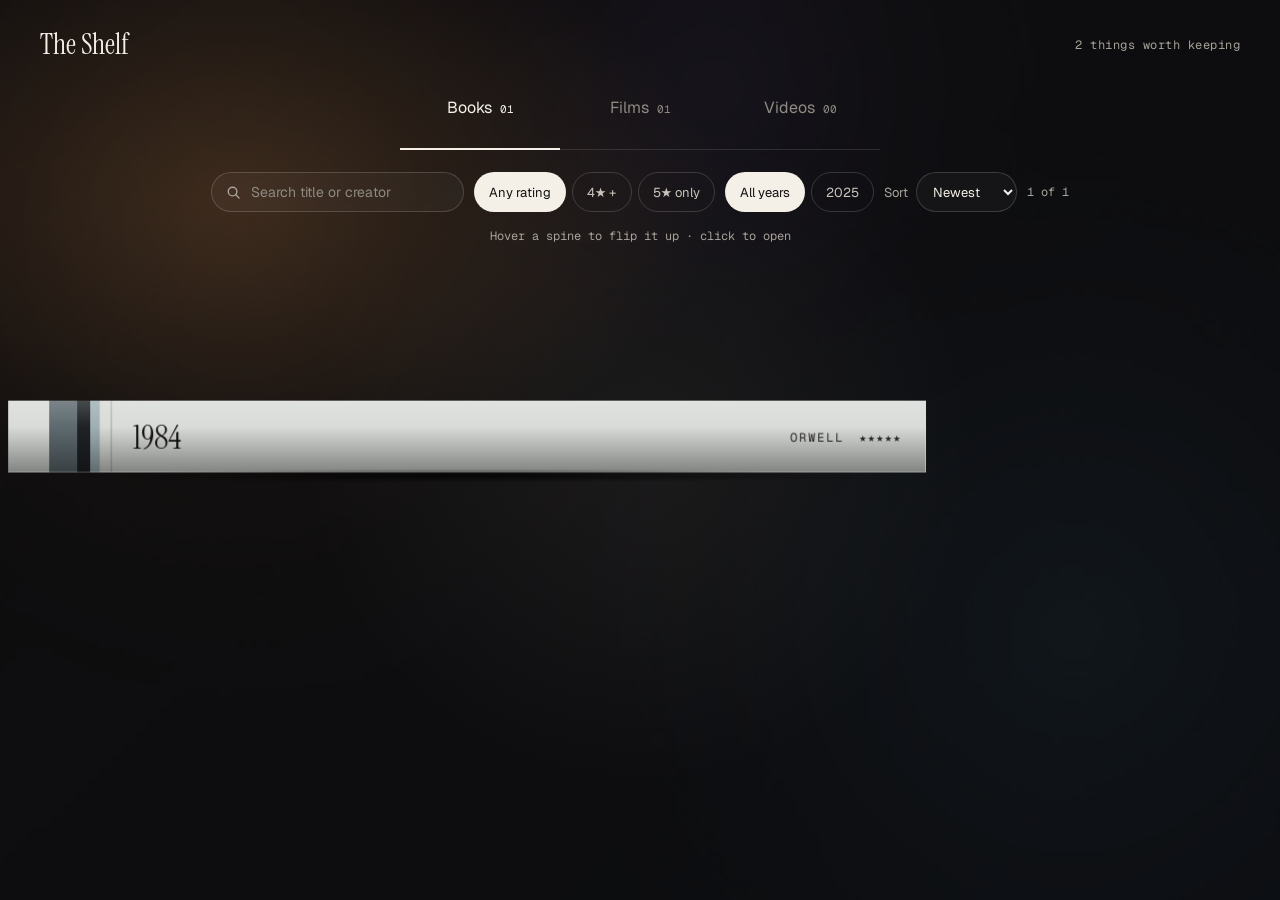
<file: index.html>
<!doctype html>
<html lang="en">
<head>
<meta charset="utf-8">
<meta name="viewport" content="width=device-width, initial-scale=1">
<title>The Shelf</title>
<meta name="description" content="Books I read, films I watched, videos I loved.">
<link rel="preconnect" href="https://fonts.googleapis.com">
<link rel="preconnect" href="https://fonts.gstatic.com" crossorigin>
<link rel="stylesheet" href="https://fonts.googleapis.com/css2?family=Geist:wght@400;500;600&family=Geist+Mono:wght@400;500&family=Instrument+Serif:ital@0;1&family=Permanent+Marker&display=swap">
<link rel="stylesheet" href="styles.css">
</head>
<body data-tab="books">
<div class="bg" id="bg" aria-hidden="true"></div>
<div class="bg-dim" aria-hidden="true"></div>
<div class="amb amb-books" aria-hidden="true"></div>
<div class="amb amb-films" aria-hidden="true"></div>
<div class="amb amb-videos" aria-hidden="true"></div>
<div class="spot" aria-hidden="true"></div>

<div class="page">
  <header class="topbar">
    <a class="mark" id="siteTitle" href="#books">The Shelf</a>
    <span class="meta" id="meta"></span>
  </header>

  <nav class="tabs" id="tabs" aria-label="What to show">
    <button class="tab" type="button" data-tab="books"><span>Books</span><span class="tab-n" data-count="books">00</span></button>
    <button class="tab" type="button" data-tab="films"><span>Films</span><span class="tab-n" data-count="films">00</span></button>
    <button class="tab" type="button" data-tab="videos"><span>Videos</span><span class="tab-n" data-count="videos">00</span></button>
    <span class="tab-ind" id="tabInd"></span>
  </nav>

  <div class="filters">
    <label class="search">
      <svg width="15" height="15" viewBox="0 0 16 16" aria-hidden="true"><circle cx="7" cy="7" r="4.6" fill="none" stroke="currentColor" stroke-width="1.5"/><path d="M10.5 10.5L14 14" stroke="currentColor" stroke-width="1.5" stroke-linecap="round"/></svg>
      <input id="search" type="search" placeholder="Search title or creator" aria-label="Search title or creator" autocomplete="off">
    </label>
    <div class="chips" id="rateChips" role="group" aria-label="Rating">
      <button class="chip on" type="button" data-min="0" aria-pressed="true">Any rating</button>
      <button class="chip" type="button" data-min="4" aria-pressed="false">4★ +</button>
      <button class="chip" type="button" data-min="5" aria-pressed="false">5★ only</button>
    </div>
    <div class="chips" id="yearChips" role="group" aria-label="Year"></div>
    <label class="sortl">Sort
      <select id="sort">
        <option value="new">Newest</option>
        <option value="old">Oldest</option>
        <option value="rating">Top rated</option>
        <option value="az">A–Z</option>
      </select>
    </label>
    <span class="count" id="count" aria-live="polite"></span>
  </div>

  <p class="hint"><span class="hint-hover">Hover a spine to flip it up · click to open</span><span class="hint-touch">Tap a spine to flip it up · tap again to open</span></p>

  <main class="stack" id="stack"></main>
</div>

<section class="detail" id="detail" role="dialog" aria-modal="true" aria-labelledby="dTitle" hidden></section>

<noscript><p class="noscript">This shelf needs JavaScript turned on.</p></noscript>
<script src="data.js"></script>
<script src="app.js"></script>
</body>
</html>
</file>
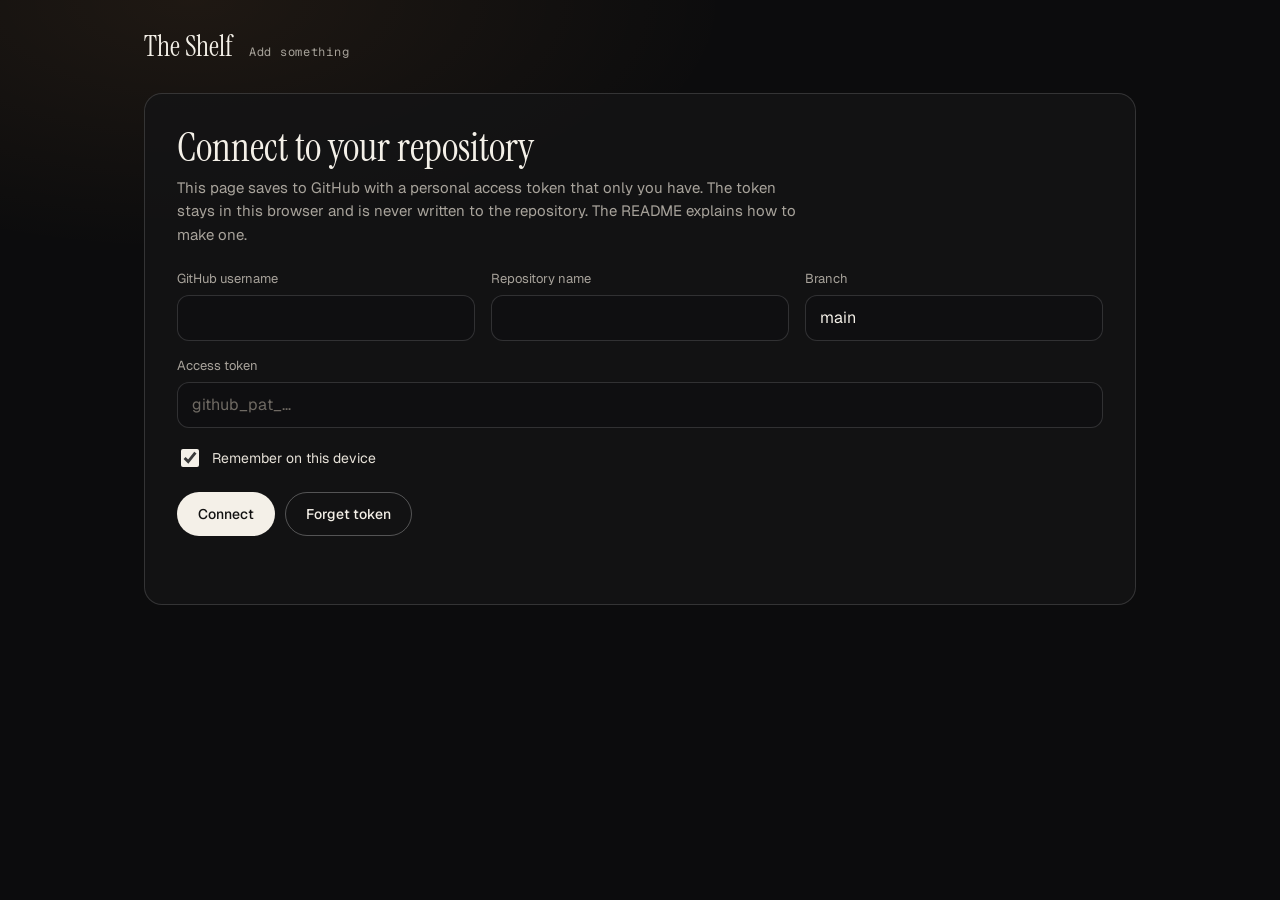
<file: admin.html>
<!doctype html>
<html lang="en">
<head>
<meta charset="utf-8">
<meta name="viewport" content="width=device-width, initial-scale=1">
<meta name="robots" content="noindex, nofollow">
<title>Add to The Shelf</title>
<link rel="preconnect" href="https://fonts.googleapis.com">
<link rel="preconnect" href="https://fonts.gstatic.com" crossorigin>
<link rel="stylesheet" href="https://fonts.googleapis.com/css2?family=Geist:wght@400;500;600&family=Geist+Mono:wght@400;500&family=Instrument+Serif:ital@0;1&display=swap">
<link rel="stylesheet" href="admin.css">
</head>
<body>
<div class="wrap">
  <header class="top">
    <a class="mark" href="./">The Shelf</a>
    <span class="tag">Add something</span>
    <button class="link" id="openSettings" type="button" hidden>Connection</button>
  </header>

  <!-- Step 1: connect (shown until a working token is saved) -->
  <section class="panel" id="settings" hidden aria-labelledby="setH">
    <h1 id="setH">Connect to your repository</h1>
    <p class="note">This page saves to GitHub with a personal access token that only you have. The token stays in this browser and is never written to the repository. The README explains how to make one.</p>
    <div class="grid">
      <label>GitHub username<input id="owner" autocomplete="off" spellcheck="false" autocapitalize="off"></label>
      <label>Repository name<input id="repo" autocomplete="off" spellcheck="false" autocapitalize="off"></label>
      <label>Branch<input id="branch" value="main" autocomplete="off" spellcheck="false" autocapitalize="off"></label>
      <label class="full">Access token<input id="token" type="password" placeholder="github_pat_…" autocomplete="off" spellcheck="false"></label>
    </div>
    <label class="check"><input type="checkbox" id="remember" checked> Remember on this device</label>
    <div class="row">
      <button class="btn primary" id="connect" type="button">Connect</button>
      <button class="btn" id="forget" type="button">Forget token</button>
    </div>
    <p class="status" id="connStatus" role="status" aria-live="polite"></p>
  </section>

  <!-- Step 2: the form -->
  <form class="panel" id="form" hidden novalidate aria-labelledby="formH">
    <h1 id="formH" class="sr">Add to the shelf</h1>
    <p class="conn" id="connLine"></p>
    <div class="seg" role="group" aria-label="What are you adding?">
      <button type="button" class="seg-b on" data-type="books" aria-pressed="true">Book</button>
      <button type="button" class="seg-b" data-type="films" aria-pressed="false">Film</button>
      <button type="button" class="seg-b" data-type="videos" aria-pressed="false">YouTube video</button>
    </div>

    <div class="cols">
      <div class="fields">
        <label data-for="videos">YouTube link<input id="url" type="url" inputmode="url" placeholder="https://www.youtube.com/watch?v=…" autocomplete="off"></label>
        <label>Title<input id="title" autocomplete="off"></label>
        <p class="warn" id="dup" hidden>Already on your shelf. You can still add it again.</p>
        <label data-for="books">Author<input id="author" autocomplete="off"></label>
        <label data-for="films">Director<input id="director" autocomplete="off"></label>
        <label data-for="films">Release year<input id="year" inputmode="numeric" maxlength="4" placeholder="2014" autocomplete="off"></label>
        <label data-for="videos">Channel<input id="channel" autocomplete="off"></label>

        <div class="file" data-for="books films">
          <span class="lab">Cover image</span>
          <label class="drop" id="drop">
            <input type="file" id="cover" accept="image/jpeg,image/png,image/webp">
            <span id="dropText">Choose an image, or drop it here</span>
          </label>
          <span class="hint">JPG, PNG or WebP. It's resized for you.</span>
        </div>

        <label><span id="dateLabel">Finished</span><input id="date" type="month" placeholder="2026-10" autocomplete="off"></label>

        <fieldset class="rating">
          <legend>Rating</legend>
          <label><input type="radio" name="rating" value="0" checked><span>None</span></label>
          <label><input type="radio" name="rating" value="1"><span>1★</span></label>
          <label><input type="radio" name="rating" value="2"><span>2★</span></label>
          <label><input type="radio" name="rating" value="3"><span>3★</span></label>
          <label><input type="radio" name="rating" value="4"><span>4★</span></label>
          <label><input type="radio" name="rating" value="5"><span>5★</span></label>
        </fieldset>

        <label>Your take<textarea id="take" rows="5" placeholder="What stuck with you?"></textarea></label>

        <button class="btn primary big" type="submit" id="save">Add to shelf</button>
        <p class="status" id="saveStatus" role="status" aria-live="polite"></p>
      </div>

      <aside class="preview" aria-label="Preview">
        <div class="pv-cover" id="pvCover"><span class="pv-empty" id="pvEmpty">No cover yet</span></div>
        <div class="pv-spine" id="pvSpine"><span class="pv-hist" id="pvHist"></span><span class="pv-title" id="pvTitle">Title</span></div>
        <div class="pv-pal" id="pvPal" aria-hidden="true"></div>
        <h2 class="pv-h">Recently added</h2>
        <ol class="recent" id="recent"></ol>
      </aside>
    </div>
  </form>
</div>
<script src="admin.js"></script>
</body>
</html>
</file>
<file: styles.css>
/* ==========================================================================
   The Shelf: styles
   Sizes you might want to tweak are at the top (:root).
   ========================================================================== */

:root {
  --L: 65vw;            /* length of each spine in the stack */
  --stack-w: 92vw;      /* how far apart the left/right alternating spines sit */
  --bg-dim: .72;        /* overwritten by backgroundDim in data.js */
  --mx: 50%;
  --my: 50%;
  --paper: #f4f0e8;
  --muted: #a8a39b;
  --muted-2: #8f8a82;
  --line: rgba(255, 255, 255, .16);
  --serif: 'Instrument Serif', Georgia, serif;
  --sans: 'Geist', system-ui, -apple-system, 'Segoe UI', sans-serif;
  --mono: 'Geist Mono', ui-monospace, SFMono-Regular, Menlo, monospace;
  --marker: 'Permanent Marker', 'Comic Sans MS', cursive;
  --ease: cubic-bezier(.2, .8, .2, 1);
}

* { box-sizing: border-box; }
html, body { margin: 0; }
body {
  min-height: 100vh;
  overflow-x: hidden;
  background: #0c0c0d;
  color: #ece8e1;
  font-family: var(--sans);
  -webkit-font-smoothing: antialiased;
}
body.locked { overflow: hidden; }
button, input, select { font: inherit; }
a { color: inherit; }

/* ---------- background layers ---------- */
.bg, .bg-dim, .amb, .spot { position: fixed; inset: 0; pointer-events: none; }
.bg { z-index: 0; background: #0c0c0d center / cover no-repeat; }
.bg-dim { z-index: 0; background: #0c0c0d; opacity: var(--bg-dim); }
.amb { z-index: 0; opacity: 0; transition: opacity 1s ease; }
.amb-books  { background: radial-gradient(ellipse 55% 45% at 18% 22%, rgba(255,170,90,.14), transparent 70%); }
.amb-films  { background: radial-gradient(ellipse 55% 45% at 82% 24%, rgba(70,200,170,.13), transparent 70%); }
.amb-videos { background: radial-gradient(ellipse 55% 45% at 50% 14%, rgba(150,120,255,.15), transparent 70%); }
body[data-tab="books"] .amb-books,
body[data-tab="films"] .amb-films,
body[data-tab="videos"] .amb-videos { opacity: 1; }
.spot { z-index: 0; background: radial-gradient(520px circle at var(--mx) var(--my), rgba(255,240,220,.06), transparent 65%); }

.page { position: relative; z-index: 1; }

/* ---------- header, tabs, filters ---------- */
.topbar { display: flex; align-items: center; justify-content: space-between; padding: 26px 40px; animation: fadeDown .8s .1s both; }
.mark { font-family: var(--serif); font-size: 28px; color: var(--paper); text-decoration: none; }
.meta { font-family: var(--mono); font-size: 12px; letter-spacing: .04em; color: var(--muted); }

.tabs { position: relative; display: grid; grid-template-columns: repeat(3, minmax(0, 1fr)); width: 480px; max-width: calc(100% - 32px); margin: 8px auto 0; border-bottom: 1px solid rgba(255,255,255,.12); animation: fadeDown .8s .25s both; }
.tab { display: flex; align-items: baseline; justify-content: center; gap: 8px; min-height: 52px; margin: 0; padding: 0; border: 0; background: none; color: var(--muted-2); font-size: 16px; cursor: pointer; transition: color .3s; }
.tab:hover, .tab.on { color: var(--paper); }
.tab:focus-visible { outline: 1px solid var(--paper); outline-offset: -4px; }
.tab-n { font-family: var(--mono); font-size: 11px; }
.tab-ind { position: absolute; left: 0; bottom: -1px; width: 33.3333%; height: 2px; background: var(--paper); transition: transform .55s var(--ease); }

.filters { display: flex; flex-wrap: wrap; align-items: center; justify-content: center; gap: 10px; max-width: 1100px; margin: 22px auto 0; padding: 0 16px; animation: fadeDown .8s .4s both; }
.search { display: flex; align-items: center; gap: 8px; min-height: 40px; padding: 0 14px; border: 1px solid var(--line); border-radius: 999px; background: rgba(255,255,255,.03); color: var(--muted); transition: border-color .2s, background .2s; }
.search:focus-within { border-color: rgba(244,240,232,.6); background: rgba(255,255,255,.06); }
.search input { width: 200px; border: 0; background: transparent; color: var(--paper); font-size: 14px; outline: none; }
.search input::placeholder { color: var(--muted-2); }
.chips { display: flex; flex-wrap: wrap; gap: 6px; }
.chip { min-height: 40px; margin: 0; padding: 0 14px; border: 1px solid var(--line); border-radius: 999px; background: transparent; color: #c9c4bb; font-size: 13px; cursor: pointer; transition: background .25s, color .25s, border-color .25s, transform .2s; }
.chip:hover { border-color: rgba(244,240,232,.5); transform: translateY(-1px); }
.chip.on { border-color: transparent; background: var(--paper); color: #111; }
.chip:focus-visible { outline: 1px solid var(--paper); outline-offset: 3px; }
.sortl { display: flex; align-items: center; gap: 8px; color: var(--muted); font-size: 13px; }
.sortl select { min-height: 40px; padding: 0 12px; border: 1px solid var(--line); border-radius: 999px; background: #151517; color: var(--paper); font-size: 13px; cursor: pointer; }
.count { font-family: var(--mono); font-size: 12px; color: var(--muted); }
.hint { margin: 16px 0 0; text-align: center; font-family: var(--mono); font-size: 12px; color: var(--muted); animation: fadeDown .8s .55s both; }
.hint-touch { display: none; }
@media (hover: none) { .hint-touch { display: inline; } .hint-hover { display: none; } }

/* ---------- the stack ---------- */
.stack { display: flex; flex-direction: column; gap: 28px; width: var(--stack-w); margin: 0 auto; padding: 160px 0 200px; }
.slot { position: relative; align-self: flex-start; animation: land .9s cubic-bezier(.3, 1.35, .5, 1) both; animation-delay: var(--delay, 0s); }
.slot:nth-child(even) { align-self: flex-end; }
.slot:hover, .slot:has(.item.picked), .slot:has(.item:focus-visible) { z-index: 20; }
.bob { animation: bob 6s ease-in-out infinite; animation-delay: var(--bob, 0s); }

.item {
  position: relative; display: block; width: var(--L); height: var(--t);
  margin: 0; padding: 0; border: 0; background: none; color: inherit; cursor: pointer;
  perspective: 1500px; perspective-origin: 50% 50%;
  transition: opacity .45s, filter .45s;
}
.item::after { content: ''; position: absolute; left: 3%; right: 3%; bottom: -14px; height: 14px; background: radial-gradient(ellipse at center, rgba(0,0,0,.7), transparent 70%); pointer-events: none; transition: opacity .4s; }
.stack:has(.item:hover) .item:not(:hover) { opacity: .35; filter: saturate(.5); }
.item:hover::after, .item.picked::after { opacity: 0; }
.item:focus-visible { outline: 1px solid var(--paper); outline-offset: 10px; }

.obj { position: absolute; inset: 0; transform-style: preserve-3d; transition: transform .85s var(--ease); }
@media (hover: hover) { .item:hover .obj { transform: translateZ(80px) rotateX(-84deg); } }
.item.picked .obj, .item:focus-visible .obj { transform: translateZ(80px) rotateX(-84deg); }

.f { position: absolute; display: block; backface-visibility: hidden; }
.f.front, .f.back { left: 0; top: 0; width: 100%; height: 100%; }
.f.front { transform: translateZ(calc(var(--d) / 2)); }
.f.back  { transform: rotateY(180deg) translateZ(calc(var(--d) / 2)); }
.f.end { top: 0; height: 100%; width: var(--d); left: calc(var(--L) / 2 - var(--d) / 2); }
.f.end.l { transform: rotateY(-90deg) translateZ(calc(var(--L) / 2)); }
.f.end.r { transform: rotateY(90deg) translateZ(calc(var(--L) / 2)); }
.f.top, .f.bot { left: 0; width: 100%; height: var(--d); top: calc((var(--t) - var(--d)) / 2); }
.f.top { transform: rotateX(90deg) translateZ(calc(var(--t) / 2)); background: var(--c1); color: var(--ink); transition: background .6s; }
.f.bot { transform: rotateX(-90deg) translateZ(calc(var(--t) / 2)); }
.f.top::after { content: ''; position: absolute; inset: 0; background: linear-gradient(180deg, rgba(255,255,255,.08), rgba(0,0,0,.18)); pointer-events: none; }

.pages { background: repeating-linear-gradient(0deg, #efe6d1 0 1px, #d4c7ab 1px 2px); }
.dim { background: var(--c1); filter: brightness(.7); }
.vdark { background: repeating-linear-gradient(90deg, #161616 0 3px, #0e0e0e 3px 6px); }
.pgray { background: #2b2b30; }
.pbackl { background: linear-gradient(135deg, #3c3c43, #1d1d21); border-radius: 10px; }

/* book spine */
.t-book .spine { overflow: hidden; background: var(--c1); color: var(--ink); transition: background .6s, color .6s; }
.t-book .spine::after { content: ''; position: absolute; inset: 0; background: linear-gradient(180deg, rgba(255,255,255,.18), rgba(255,255,255,0) 36%, rgba(0,0,0,.4)); pointer-events: none; }
.t-book .spine::before { content: ''; position: absolute; top: 0; bottom: 0; left: calc(10% + 10px); width: 1px; background: currentColor; opacity: .25; }
.hist { position: absolute; left: 0; top: 0; bottom: 0; width: 10%; background: var(--bandsH); transition: background .6s; }
.s-title { position: absolute; left: calc(10% + 30px); right: 220px; top: 50%; transform: translateY(-50%); overflow: hidden; white-space: nowrap; text-overflow: ellipsis; font-family: var(--serif); font-size: 30px; line-height: 1.1; text-align: left; }
.s-meta { position: absolute; right: 22px; top: 50%; display: flex; align-items: center; gap: 14px; transform: translateY(-50%); font-family: var(--mono); font-size: 11px; letter-spacing: .1em; text-transform: uppercase; opacity: .9; white-space: nowrap; }

/* film (VHS) spine */
.t-film .spine { background: #141414; border-radius: 4px; box-shadow: inset 0 0 0 1px #2c2c2c; }
.vhist { position: absolute; left: 8px; top: 8px; bottom: 8px; width: 9%; border-radius: 2px; background: var(--bandsH); transition: background .6s; }
.vlab { position: absolute; left: calc(9% + 24px); right: 110px; top: 9px; bottom: 9px; display: flex; align-items: center; padding: 0 22px; overflow: hidden; background: #f4f0e6; }
.vlab span { white-space: nowrap; overflow: hidden; text-overflow: ellipsis; color: #1a1a1a; font-family: var(--marker); font-size: 24px; }
.vtag { position: absolute; right: 22px; top: 50%; transform: translateY(-50%); font-family: var(--mono); font-size: 10px; letter-spacing: .16em; color: #d8d8d8; }

/* video (phone) spine */
.t-video .spine { background: linear-gradient(180deg, #5c5c64, #2a2a2f 55%, #1f1f23); border-radius: 10px; }
.led { position: absolute; left: 24px; top: 50%; width: 18%; height: 4px; margin-top: -2px; border-radius: 2px; background: var(--bandsH); box-shadow: 0 0 12px rgba(255,255,255,.35); transition: background .6s; }
.p-title { position: absolute; left: calc(18% + 48px); right: 200px; top: 50%; transform: translateY(-50%); white-space: nowrap; overflow: hidden; text-overflow: ellipsis; color: #ececf2; font-size: 15px; font-weight: 500; text-align: left; }
.p-ch { position: absolute; right: 24px; top: 50%; transform: translateY(-50%); font-family: var(--mono); font-size: 11px; letter-spacing: .08em; color: #c4c4cc; white-space: nowrap; }

/* the card revealed when a spine flips up */
.card { position: absolute; inset: 0; display: flex; align-items: stretch; gap: 30px; padding: 16px; text-align: left; }
.art { position: relative; flex: none; display: flex; flex-direction: column; justify-content: space-between; width: 168px; padding: 14px 12px; border-radius: 3px; overflow: hidden; background: var(--art); box-shadow: 0 12px 26px rgba(0,0,0,.35); }
.art img, .cov img, .scr-th img { position: absolute; inset: 0; width: 100%; height: 100%; object-fit: cover; display: block; }
.t-book .art::before { content: ''; position: absolute; left: 0; top: 0; bottom: 0; width: 8px; z-index: 1; background: linear-gradient(90deg, rgba(0,0,0,.35), transparent); }
.art-t { position: relative; font-family: var(--serif); font-size: 21px; line-height: 1.02; }
.art-b { position: relative; font-family: var(--mono); font-size: 8px; letter-spacing: .1em; text-transform: uppercase; }
.t-film .art { width: 150px; padding: 0; }
.vart-s { position: relative; display: block; padding: 5px 9px; background: #111; color: #ececec; font-family: var(--mono); font-size: 8px; letter-spacing: .3em; }
.vart-t { position: relative; display: block; margin-top: auto; padding: 0 10px 14px; font-family: var(--serif); font-size: 21px; line-height: 1.02; }
.t-video .art { width: 360px; justify-content: center; align-items: center; }
.play { position: relative; width: 54px; height: 54px; border-radius: 50%; background: rgba(0,0,0,.55); box-shadow: 0 0 0 2px rgba(255,255,255,.75); }
.play::after { content: ''; position: absolute; left: 21px; top: 16px; border-left: 17px solid #fff; border-top: 11px solid transparent; border-bottom: 11px solid transparent; }
.txt { display: flex; flex-direction: column; justify-content: center; gap: 8px; min-width: 0; padding-right: 28px; }
.c-k { font-family: var(--mono); font-size: 11px; letter-spacing: .14em; text-transform: uppercase; opacity: .85; }
.c-t { font-family: var(--serif); font-size: 42px; line-height: 1; overflow: hidden; white-space: nowrap; text-overflow: ellipsis; }
.c-b { font-size: 15px; opacity: .85; }
.c-s { font-size: 15px; letter-spacing: .14em; }
.c-x { font-family: var(--serif); font-size: 19px; line-height: 1.35; display: -webkit-box; -webkit-line-clamp: 2; -webkit-box-orient: vertical; overflow: hidden; }
.c-h { font-family: var(--mono); font-size: 11px; opacity: .8; }

/* empty state */
.empty { display: flex; flex-direction: column; align-items: center; gap: 14px; padding: 20px 0; color: var(--muted); text-align: center; animation: fadeUp .6s both; }
.empty-t { font-family: var(--serif); font-size: 30px; color: var(--paper); }
.ghost { min-height: 44px; padding: 0 18px; border: 1px solid rgba(255,255,255,.3); border-radius: 999px; background: transparent; color: var(--paper); font-size: 14px; cursor: pointer; }
.ghost:hover { background: rgba(255,255,255,.08); }
.oops { max-width: 560px; margin: 120px auto; padding: 24px; border: 1px solid var(--line); border-radius: 12px; color: var(--paper); font-size: 15px; line-height: 1.5; }
.oops code { font-family: var(--mono); font-size: 13px; }

/* ---------- detail page ---------- */
.detail {
  position: fixed; inset: 0; z-index: 50;
  display: grid; grid-template-columns: minmax(0, 1fr) minmax(0, 1fr); align-items: center; gap: 48px;
  padding: 96px 88px 88px; overflow: auto;
  background: var(--c1); color: var(--ink);
  animation: reveal .9s cubic-bezier(.7, 0, .2, 1) both;
}
.detail[hidden] { display: none; }
.d-top { position: absolute; top: 0; left: 0; right: 0; display: flex; align-items: center; justify-content: space-between; padding: 24px 40px; }
.d-btn { display: inline-flex; align-items: center; gap: 10px; min-height: 44px; padding: 0 18px; border: 1px solid currentColor; border-radius: 999px; background: transparent; color: inherit; font-size: 14px; cursor: pointer; opacity: .85; transition: opacity .2s, background .2s; }
.d-btn:hover, .d-btn:focus-visible { opacity: 1; background: rgba(127,127,127,.16); }
.d-btn:focus-visible, .d-arrow:focus-visible, .d-link:focus-visible { outline: 2px solid currentColor; outline-offset: 3px; }
.d-idx { font-family: var(--mono); font-size: 12px; letter-spacing: .06em; opacity: .85; }

.stagew { display: flex; align-items: center; justify-content: center; height: 620px; perspective: 1600px; perspective-origin: 50% 42%; animation: fadeUp .9s .25s both; }
.tilt { position: relative; transform-style: preserve-3d; transition: transform .5s ease-out; }
.sway { position: relative; transform-style: preserve-3d; animation: sway 7s 2s ease-in-out infinite alternate; }
.spin { position: relative; width: var(--bs); height: var(--bh); transform-style: preserve-3d; transform: rotateY(0deg) translateY(30px); transition: transform 1.7s var(--ease); }
.spin.spun { transform: rotateY(-62deg); }
.bf { position: absolute; top: 0; height: 100%; display: block; backface-visibility: hidden; }
.bf.front, .bf.back, .bf.tp, .bf.bt { left: 0; width: 100%; }
.bf.front { transform: translateZ(calc(var(--bd) / 2)); }
.bf.back { transform: rotateY(180deg) translateZ(calc(var(--bd) / 2)); }
.bf.cov, .bf.bcv { width: var(--bd); left: calc((var(--bs) - var(--bd)) / 2); }
.bf.cov { transform: rotateY(90deg) translateZ(calc(var(--bs) / 2)); }
.bf.bcv { transform: rotateY(-90deg) translateZ(calc(var(--bs) / 2)); }
.bf.tp { height: var(--bd); top: calc(var(--bd) / -2); transform: rotateX(90deg); }
.bf.bt { height: var(--bd); top: calc(var(--bh) - var(--bd) / 2); transform: rotateX(-90deg); }
.shadow { position: absolute; left: -40%; right: -40%; bottom: -44px; height: 46px; background: radial-gradient(ellipse at center, rgba(0,0,0,.45), transparent 70%); transform: translateZ(-80px); }

.t-book .bf.front { overflow: hidden; background: var(--c1); color: var(--ink); }
.t-book .bf.front::after { content: ''; position: absolute; inset: 0; background: linear-gradient(90deg, rgba(0,0,0,.32), rgba(255,255,255,.12) 26%, rgba(0,0,0,0) 60%, rgba(0,0,0,.38)); pointer-events: none; }
.bhist { position: absolute; left: 0; right: 0; top: 0; height: 26%; background: var(--bandsV); }
.bsp-t { position: absolute; left: 0; right: 0; top: calc(26% + 18px); bottom: 70px; display: flex; justify-content: center; overflow: hidden; }
.bsp-t span { writing-mode: vertical-rl; white-space: nowrap; overflow: hidden; text-overflow: ellipsis; max-height: 100%; font-family: var(--serif); font-size: 30px; line-height: 1; }
.bsp-a { position: absolute; left: 0; right: 0; bottom: 16px; height: 46px; display: flex; justify-content: center; overflow: hidden; }
.bsp-a span { writing-mode: vertical-rl; white-space: nowrap; font-family: var(--mono); font-size: 11px; letter-spacing: .08em; text-transform: uppercase; opacity: .85; }
.t-book .bf.cov { display: flex; flex-direction: column; justify-content: space-between; padding: 34px 28px 30px 36px; overflow: hidden; border-radius: 0 4px 4px 0; background: var(--art); color: var(--ink); }
.t-book .bf.cov::before { content: ''; position: absolute; left: 0; top: 0; bottom: 0; width: 14px; z-index: 1; background: linear-gradient(90deg, rgba(0,0,0,.35), rgba(255,255,255,.12), transparent); }
.cv-t { position: relative; font-family: var(--serif); font-size: 46px; line-height: 1.02; }
.cv-b { position: relative; font-family: var(--mono); font-size: 13px; letter-spacing: .1em; text-transform: uppercase; }

.t-film .bf.front { overflow: hidden; border-radius: 4px; background: #141414; box-shadow: inset 0 0 0 1px #2c2c2c; }
.bvhist { position: absolute; left: 8px; right: 8px; top: 10px; height: 12%; border-radius: 2px; background: var(--bandsV); }
.bvlab { position: absolute; left: 12px; right: 12px; top: calc(12% + 26px); bottom: 40px; display: flex; align-items: center; justify-content: center; overflow: hidden; background: #f4f0e6; }
.bvlab span { writing-mode: vertical-rl; white-space: nowrap; overflow: hidden; text-overflow: ellipsis; max-height: 100%; color: #1a1a1a; font-family: var(--marker); font-size: 22px; }
.bvtag { position: absolute; left: 0; right: 0; bottom: 14px; text-align: center; font-family: var(--mono); font-size: 10px; letter-spacing: .14em; color: #d8d8d8; }
.t-film .bf.cov { display: flex; flex-direction: column; overflow: hidden; border-radius: 4px; background: var(--art); color: var(--ink); }
.vc-s { position: relative; display: block; padding: 9px 16px; background: #111; color: #ececec; font-family: var(--mono); font-size: 12px; letter-spacing: .3em; }
.vc-t { position: relative; margin-top: auto; padding: 0 20px; font-family: var(--serif); font-size: 42px; line-height: 1.02; }
.vc-y { position: relative; padding: 8px 20px 22px; font-family: var(--mono); font-size: 13px; letter-spacing: .1em; }
.vdarkv { background: repeating-linear-gradient(0deg, #161616 0 3px, #0e0e0e 3px 6px); }

.t-video .bf.front { overflow: hidden; border-radius: 8px; background: linear-gradient(90deg, #26262b, #5c5c64 45%, #26262b); }
.bled { position: absolute; left: 6px; top: 40px; bottom: 40px; width: 4px; border-radius: 2px; background: var(--bandsV); box-shadow: 0 0 12px rgba(255,255,255,.35); }
.bpe-t { position: absolute; left: 14px; right: 2px; top: 40px; bottom: 40px; writing-mode: vertical-rl; white-space: nowrap; overflow: hidden; text-overflow: ellipsis; color: #e2e2e8; font-size: 14px; font-weight: 500; }
.t-video .bf.cov { padding: 8px; border-radius: 24px; background: #0b0b0d; box-shadow: inset 0 0 0 1px #34343a; }
.t-video .bf.bcv { border-radius: 24px; background: linear-gradient(135deg, #3c3c43, #1d1d21); }
.t-video .bf.bcv::after { content: ''; position: absolute; left: 20px; top: 20px; width: 40px; height: 40px; border-radius: 50%; background: #0c0c0e; box-shadow: 0 0 0 4px #2c2c32; }
.scr { display: flex; flex-direction: column; height: 100%; overflow: hidden; border-radius: 17px; background: #141418; }
.scr-th { position: relative; display: flex; align-items: center; justify-content: center; flex: none; height: 40%; background: var(--art); }
.scr-t { display: block; padding: 16px 16px 6px; color: #f2f2f5; font-size: 20px; font-weight: 600; line-height: 1.25; }
.scr-c { display: block; padding: 0 16px; color: #b0b0ba; font-size: 14px; }

.d-info { max-width: 540px; }
.d-info > * { animation: fadeUp .7s ease both; }
.d-kick { margin: 0; font-family: var(--mono); font-size: 12px; letter-spacing: .14em; text-transform: uppercase; opacity: .85; animation-delay: .55s; }
.d-title { margin: 16px 0 0; font-family: var(--serif); font-weight: 400; font-size: 80px; line-height: .96; letter-spacing: -.01em; animation-delay: .65s; }
.d-by { margin: 16px 0 0; font-size: 18px; opacity: .85; animation-delay: .75s; }
.d-stars { margin: 20px 0 0; font-size: 18px; letter-spacing: .16em; animation-delay: .85s; }
.d-take { margin: 20px 0 0; font-family: var(--serif); font-size: 26px; line-height: 1.4; white-space: pre-line; animation-delay: .95s; }
.d-row { display: flex; flex-wrap: wrap; align-items: center; gap: 12px; margin-top: 28px; animation-delay: 1.05s; }
.d-link { display: inline-flex; align-items: center; gap: 8px; min-height: 44px; padding: 0 20px; border: 1px solid currentColor; border-radius: 999px; color: inherit; text-decoration: none; font-size: 14px; font-weight: 500; }
.d-link:hover { background: rgba(127,127,127,.16); }
.d-hist { margin-top: 34px; animation-delay: 1.15s; }
.d-hist-cap { display: block; margin-bottom: 12px; font-family: var(--mono); font-size: 11px; letter-spacing: .12em; text-transform: uppercase; opacity: .85; }
.bars { display: flex; align-items: flex-end; gap: 10px; height: 72px; }
.bar { display: flex; flex-direction: column; align-items: center; gap: 6px; }
.bar-fill { display: block; width: 38px; border-radius: 3px 3px 0 0; box-shadow: 0 0 0 1px rgba(127,127,127,.4); transform-origin: bottom; animation: grow .8s var(--ease) both; }
.bar-pct { font-family: var(--mono); font-size: 10px; opacity: .85; }
.d-nav { position: absolute; right: 40px; bottom: 32px; display: flex; gap: 10px; }
.d-arrow { display: inline-flex; align-items: center; justify-content: center; width: 48px; height: 48px; padding: 0; border: 1px solid currentColor; border-radius: 50%; background: transparent; color: inherit; cursor: pointer; opacity: .85; transition: opacity .2s, background .2s, transform .2s; }
.d-arrow:hover, .d-arrow:focus-visible { opacity: 1; background: rgba(127,127,127,.16); transform: scale(1.06); }
.noscript { padding: 40px; text-align: center; }

/* ---------- motion ---------- */
@keyframes fadeDown { from { opacity: 0; transform: translateY(-14px); } to { opacity: 1; transform: none; } }
@keyframes fadeUp { from { opacity: 0; transform: translateY(16px); } to { opacity: 1; transform: none; } }
@keyframes land { 0% { opacity: 0; transform: translateY(-140px) rotate(-2deg); } 60% { opacity: 1; } 100% { opacity: 1; transform: none; } }
@keyframes bob { 0%, 100% { transform: translateY(0); } 50% { transform: translateY(-5px); } }
@keyframes reveal { from { clip-path: circle(0% at 50% 50%); } to { clip-path: circle(150% at 50% 50%); } }
@keyframes sway { 0% { transform: rotateY(0deg) rotateX(0deg); } 100% { transform: rotateY(26deg) rotateX(5deg); } }
@keyframes grow { from { transform: scaleY(0); } to { transform: scaleY(1); } }

/* ---------- phones and small screens ---------- */
@media (max-width: 900px) {
  :root { --L: 92vw; --stack-w: 92vw; }
  .topbar { padding: 20px; }
  .search input { width: 150px; }
  .slot, .slot:nth-child(even) { align-self: center; }
  .stack { padding: 120px 0 160px; }
  .s-title { font-size: 20px; right: 110px; left: calc(10% + 18px); }
  .s-meta { right: 12px; gap: 8px; font-size: 9px; }
  .s-stars { display: none; }
  .vlab { right: 70px; } .vlab span { font-size: 18px; } .vtag { right: 12px; font-size: 9px; }
  .p-title { right: 20px; } .p-ch { display: none; }
  .card { gap: 14px; padding: 12px; }
  .art { width: 96px; } .t-film .art { width: 90px; } .t-video .art { width: 140px; }
  .art-t, .vart-t { font-size: 15px; }
  .c-t { font-size: 24px; } .c-x { display: none; }
  .detail { grid-template-columns: 1fr; gap: 0; padding: 80px 22px 100px; }
  .stagew { height: 360px; scale: .6; }
  .d-title { font-size: 52px; }
  .d-take { font-size: 21px; }
  .d-top { padding: 18px 20px; }
  .d-nav { right: 20px; bottom: 20px; }
}

@media (prefers-reduced-motion: reduce) {
  .slot, .bob, .sway, .d-info > *, .detail, .topbar, .tabs, .filters, .hint, .bar-fill, .stagew { animation: none; }
  .spin { transition: none; }
}
</file>
<file: admin.css>
:root {
  color-scheme: dark;
  --bg: #0c0c0d;
  --panel: #141416;
  --paper: #f4f0e8;
  --text: #e6e1d8;
  --muted: #a8a39b;
  --line: rgba(255, 255, 255, .14);
  --line-2: rgba(255, 255, 255, .28);
  --ok: #8fd6a2;
  --err: #ff9b8a;
  --warn: #f0c98a;
  --serif: 'Instrument Serif', Georgia, serif;
  --sans: 'Geist', system-ui, -apple-system, 'Segoe UI', sans-serif;
  --mono: 'Geist Mono', ui-monospace, SFMono-Regular, Menlo, monospace;
}
* { box-sizing: border-box; }
html, body { margin: 0; }
body {
  min-height: 100vh;
  background: radial-gradient(ellipse 60% 40% at 15% 0%, rgba(255,170,90,.08), transparent 70%), var(--bg);
  color: var(--text);
  font-family: var(--sans);
  font-size: 15px;
  -webkit-font-smoothing: antialiased;
}
button, input, textarea, select { font: inherit; color: inherit; }
[hidden] { display: none !important; }
.sr { position: absolute; width: 1px; height: 1px; overflow: hidden; clip: rect(0 0 0 0); white-space: nowrap; }

.wrap { max-width: 1040px; margin: 0 auto; padding: 24px 24px 80px; }
.top { display: flex; align-items: baseline; gap: 16px; padding: 4px 0 28px; }
.mark { font-family: var(--serif); font-size: 28px; color: var(--paper); text-decoration: none; }
.tag { font-family: var(--mono); font-size: 12px; letter-spacing: .06em; color: var(--muted); }
.link { margin-left: auto; min-height: 40px; padding: 0 14px; border: 1px solid var(--line); border-radius: 999px; background: none; color: var(--muted); font-size: 13px; cursor: pointer; }
.link:hover { color: var(--paper); border-color: var(--line-2); }

.panel { padding: 32px; border: 1px solid var(--line); border-radius: 18px; background: rgba(20,20,22,.8); animation: rise .5s ease both; }
h1 { margin: 0 0 8px; font-family: var(--serif); font-weight: 400; font-size: 40px; line-height: 1.05; color: var(--paper); }
.note { max-width: 620px; margin: 0 0 24px; color: var(--muted); line-height: 1.55; }
.conn { margin: 0 0 18px; font-family: var(--mono); font-size: 12px; color: var(--muted); }

.grid { display: grid; grid-template-columns: repeat(3, minmax(0, 1fr)); gap: 16px; }
.grid .full { grid-column: 1 / -1; }
label { display: flex; flex-direction: column; gap: 8px; color: var(--muted); font-size: 13px; }
input:not([type=checkbox]):not([type=radio]):not([type=file]), textarea {
  width: 100%; min-height: 46px; padding: 10px 14px;
  border: 1px solid var(--line); border-radius: 12px; background: #0f0f11;
  color: var(--paper); font-size: 16px; outline: none; transition: border-color .2s, background .2s;
}
textarea { resize: vertical; line-height: 1.5; font-family: var(--serif); font-size: 19px; }
input:focus, textarea:focus { border-color: rgba(244,240,232,.65); background: #121215; }
input[aria-invalid=true], textarea[aria-invalid=true] { border-color: var(--err); }
input::placeholder, textarea::placeholder { color: #6f6a63; }
.check { flex-direction: row; align-items: center; gap: 10px; margin: 18px 0 0; font-size: 14px; color: var(--text); }
.check input { width: 18px; height: 18px; accent-color: var(--paper); }
.row { display: flex; flex-wrap: wrap; gap: 10px; margin-top: 22px; }

.btn { display: inline-flex; align-items: center; justify-content: center; gap: 8px; min-height: 44px; padding: 0 20px; border: 1px solid var(--line-2); border-radius: 999px; background: transparent; color: var(--paper); font-size: 14px; font-weight: 500; cursor: pointer; transition: background .2s, transform .15s, opacity .2s; }
.btn:hover { background: rgba(255,255,255,.07); }
.btn:active { transform: translateY(1px); }
.btn.primary { border-color: transparent; background: var(--paper); color: #111; }
.btn.primary:hover { background: #fff; }
.btn.big { min-height: 52px; margin-top: 8px; font-size: 16px; }
.btn:disabled { opacity: .55; cursor: progress; }
.btn:focus-visible, .link:focus-visible, .seg-b:focus-visible { outline: 2px solid var(--paper); outline-offset: 3px; }

.status { min-height: 22px; margin: 14px 0 0; color: var(--muted); line-height: 1.5; }
.status.ok { color: var(--ok); }
.status.err { color: var(--err); }
.status a { color: var(--paper); }
.warn { margin: -6px 0 0; color: var(--warn); font-size: 13px; }

.seg { display: inline-flex; gap: 4px; padding: 4px; margin-bottom: 26px; border: 1px solid var(--line); border-radius: 999px; }
.seg-b { min-height: 40px; padding: 0 18px; border: 0; border-radius: 999px; background: none; color: var(--muted); font-size: 14px; cursor: pointer; transition: background .25s, color .25s; }
.seg-b:hover { color: var(--paper); }
.seg-b.on { background: var(--paper); color: #111; }

.cols { display: grid; grid-template-columns: minmax(0, 1fr) 280px; gap: 40px; }
.fields { display: flex; flex-direction: column; gap: 18px; }

.file { display: flex; flex-direction: column; gap: 8px; }
.lab { color: var(--muted); font-size: 13px; }
.hint { color: #8a857d; font-size: 12px; }
.drop { position: relative; display: flex; align-items: center; justify-content: center; min-height: 72px; padding: 14px; border: 1px dashed var(--line-2); border-radius: 12px; color: var(--text); font-size: 14px; text-align: center; cursor: pointer; transition: border-color .2s, background .2s; }
.drop:hover, .drop.over { border-color: var(--paper); background: rgba(255,255,255,.04); }
.drop:focus-within { outline: 2px solid var(--paper); outline-offset: 3px; }
.drop input { position: absolute; inset: 0; width: 100%; height: 100%; opacity: 0; cursor: pointer; }

.rating { display: flex; flex-wrap: wrap; gap: 6px; margin: 0; padding: 0; border: 0; }
.rating legend { margin-bottom: 8px; padding: 0; color: var(--muted); font-size: 13px; }
.rating label { position: relative; flex-direction: row; }
.rating input { position: absolute; opacity: 0; width: 1px; height: 1px; }
.rating span { display: inline-flex; align-items: center; min-height: 40px; padding: 0 14px; border: 1px solid var(--line); border-radius: 999px; color: var(--text); font-size: 14px; cursor: pointer; transition: background .2s, color .2s; }
.rating input:checked + span { border-color: transparent; background: var(--paper); color: #111; }
.rating input:focus-visible + span { outline: 2px solid var(--paper); outline-offset: 2px; }

.preview { display: flex; flex-direction: column; gap: 14px; }
.pv-cover { position: relative; display: flex; align-items: center; justify-content: center; aspect-ratio: 2 / 3; overflow: hidden; border-radius: 6px; background: repeating-linear-gradient(45deg, #17171a 0 10px, #131315 10px 20px); box-shadow: 0 20px 40px rgba(0,0,0,.45); transition: aspect-ratio .3s; }
.pv-cover.wide { aspect-ratio: 16 / 9; }
.pv-cover img { position: absolute; inset: 0; width: 100%; height: 100%; object-fit: cover; animation: fade .4s ease both; }
.pv-empty { font-family: var(--mono); font-size: 12px; color: #8a857d; }
.pv-spine { position: relative; display: flex; align-items: center; height: 56px; overflow: hidden; border-radius: 3px; background: #2a2a2e; color: #f6f2ea; box-shadow: 0 10px 22px rgba(0,0,0,.4); transition: background .4s, color .4s; }
.pv-spine::after { content: ''; position: absolute; inset: 0; background: linear-gradient(180deg, rgba(255,255,255,.16), transparent 40%, rgba(0,0,0,.35)); pointer-events: none; }
.pv-hist { flex: none; width: 34px; height: 100%; background: #555; transition: background .4s; }
.pv-title { min-width: 0; padding: 0 14px; overflow: hidden; white-space: nowrap; text-overflow: ellipsis; font-family: var(--serif); font-size: 22px; }
.pv-pal { display: flex; gap: 6px; min-height: 18px; }
.pv-pal span { flex: var(--w) 1 0; height: 10px; border-radius: 2px; box-shadow: 0 0 0 1px rgba(255,255,255,.15); animation: grow .5s ease both; transform-origin: left; }
.pv-h { margin: 14px 0 0; font-family: var(--mono); font-weight: 400; font-size: 11px; letter-spacing: .14em; text-transform: uppercase; color: var(--muted); }
.recent { display: flex; flex-direction: column; gap: 10px; margin: 0; padding: 0; list-style: none; }
.recent li { display: flex; flex-direction: column; gap: 2px; padding-bottom: 10px; border-bottom: 1px solid rgba(255,255,255,.07); }
.recent b { font-family: var(--serif); font-weight: 400; font-size: 18px; color: var(--paper); }
.recent small { color: var(--muted); font-size: 12px; }
.recent .new b::after { content: ' · new'; font-family: var(--mono); font-size: 10px; letter-spacing: .1em; color: var(--ok); }

@keyframes rise { from { opacity: 0; transform: translateY(12px); } to { opacity: 1; transform: none; } }
@keyframes fade { from { opacity: 0; } to { opacity: 1; } }
@keyframes grow { from { transform: scaleX(0); } to { transform: scaleX(1); } }

@media (max-width: 820px) {
  .wrap { padding: 16px 16px 60px; }
  .panel { padding: 22px 18px; }
  .grid { grid-template-columns: 1fr; }
  .cols { grid-template-columns: 1fr; gap: 28px; }
  .pv-cover { max-width: 200px; }
  .pv-cover.wide { max-width: 100%; }
  .seg { display: flex; }
  .seg-b { flex: 1; padding: 0 8px; }
  h1 { font-size: 32px; }
}
@media (prefers-reduced-motion: reduce) { .panel, .pv-cover img, .pv-pal span { animation: none; } }
</file>
